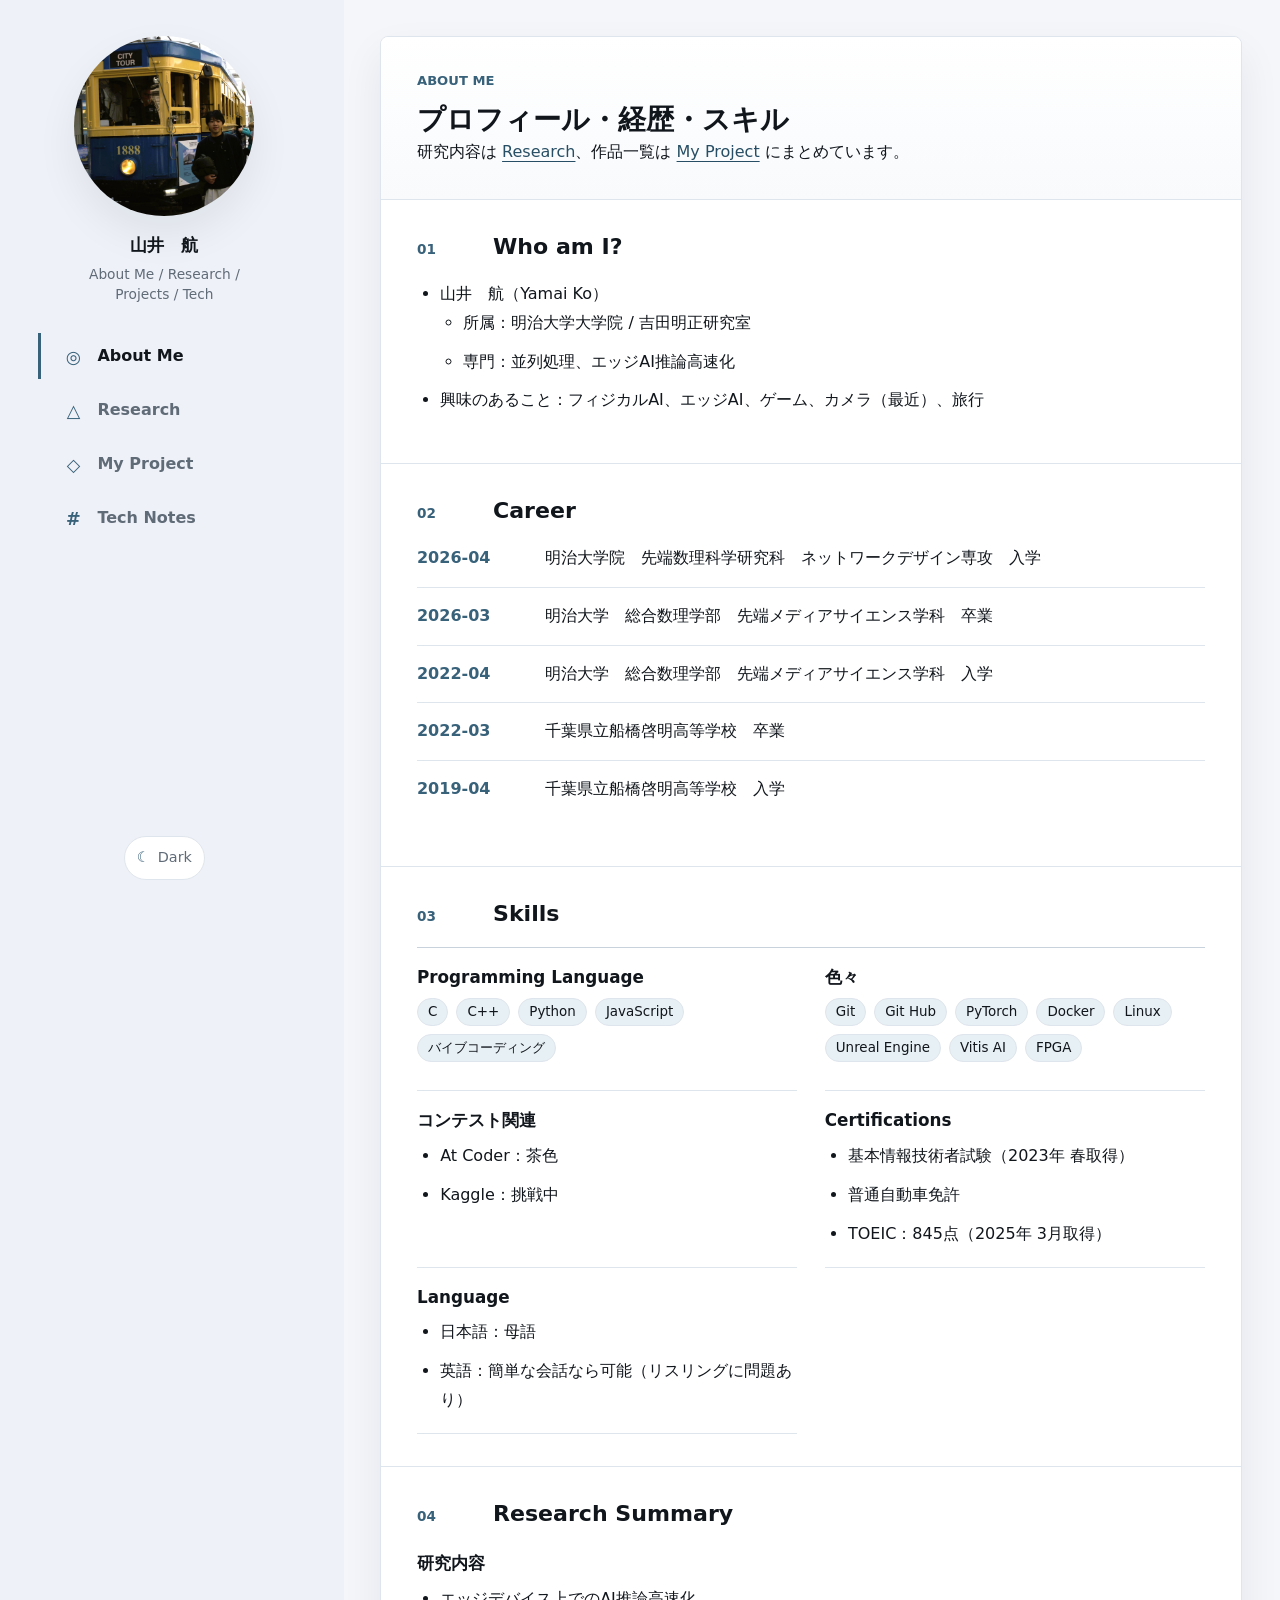
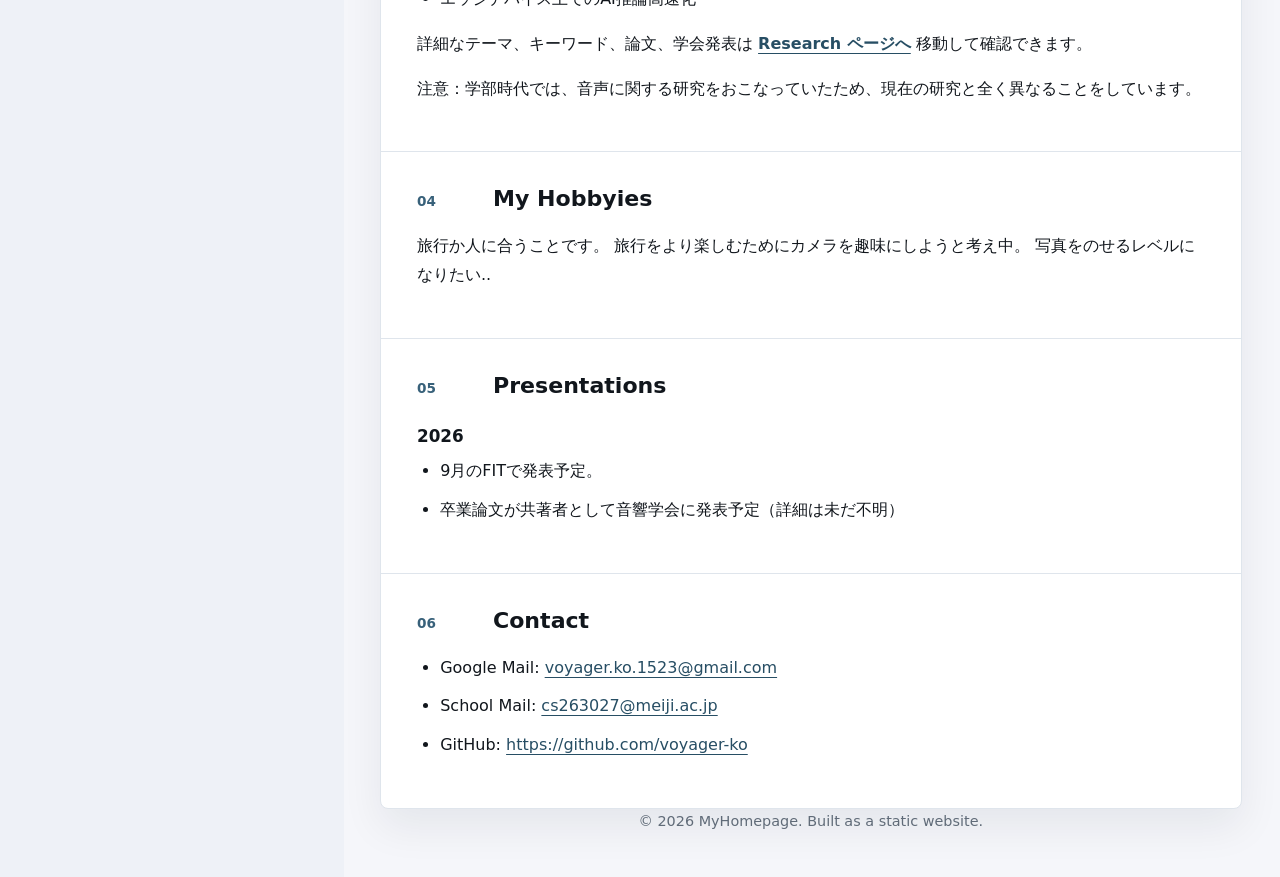
<file: index.html>
<!doctype html>
<html lang="ja">
  <head>
    <meta charset="utf-8" />
    <meta name="viewport" content="width=device-width, initial-scale=1" />
    <title>About Me | MyHomepage</title>
    <meta
      name="description"
      content="プロフィール、経歴、スキル、研究内容をまとめた個人ホームページです。"
    />
    <link rel="stylesheet" href="styles.css" />
  </head>
  <body>
    <div class="site-shell">
      <header class="site-sidebar" id="site-header">
        <a class="brand" href="index.html" aria-label="About Me">
          <img class="avatar" src="assets/myface2.JPG" alt="" />
          <span class="brand__name">山井　航</span>
          <span class="brand__note">About Me / Research / Projects / Tech</span>
        </a>

        <button class="menu-button" type="button" aria-expanded="false" aria-controls="global-nav">
          <span class="menu-icon" aria-hidden="true"></span>
          <span class="visually-hidden">メニューを開閉</span>
        </button>

        <nav class="global-nav" id="global-nav" aria-label="メインメニュー">
          <a class="nav-link is-active" href="index.html" aria-current="page">
            <span class="nav-icon" aria-hidden="true">◎</span>
            <span>About Me</span>
          </a>
          <a class="nav-link" href="research.html">
            <span class="nav-icon" aria-hidden="true">△</span>
            <span>Research</span>
          </a>
          <a class="nav-link" href="projects.html">
            <span class="nav-icon" aria-hidden="true">◇</span>
            <span>My Project</span>
          </a>
          <a class="nav-link" href="tech.html">
            <span class="nav-icon" aria-hidden="true">#</span>
            <span>Tech Notes</span>
          </a>
        </nav>

        <button class="theme-toggle" type="button" aria-pressed="false">
          <span class="theme-toggle__icon" aria-hidden="true">☾</span>
          <span>Dark</span>
        </button>
      </header>

      <main class="main-content" id="top">
        <article class="page-panel">
          <header class="page-title">
            <p class="eyebrow">About Me</p>
            <h1>プロフィール・経歴・スキル</h1>
              研究内容は <a href="research.html">Research</a>、作品一覧は
              <a href="projects.html">My Project</a> にまとめています。
          </header>

          <section id="profile" class="section-block">
            <div class="section-heading">
              <span class="section-number">01</span>
              <h2>Who am I?</h2>
            </div>
            <ul>
              <li>
                山井　航（Yamai Ko）
                <ul>
                  <li>所属：明治大学大学院 / 吉田明正研究室</li>
                  <li>専門：並列処理、エッジAI推論高速化</li>
                </ul>
              </li>
              <li>興味のあること：フィジカルAI、エッジAI、ゲーム、カメラ（最近）、旅行</li>
            </ul>
          </section>

          <section id="career" class="section-block">
            <div class="section-heading">
              <span class="section-number">02</span>
              <h2>Career</h2>
            </div>
            <ol class="timeline">
              <li>
                <time datetime="2026-04">2026-04</time>
                <span>明治大学院　先端数理科学研究科　ネットワークデザイン専攻　入学</span>
              </li>
              <li>
                <time datetime="2026-03">2026-03</time>
                <span>明治大学　総合数理学部　先端メディアサイエンス学科　卒業</span>
              </li>
              <li>
                <time datetime="2022-4">2022-04</time>
                <span>明治大学　総合数理学部　先端メディアサイエンス学科　入学</span>
              </li>
              <li>
                <time datetime="2022-03">2022-03</time>
                <span>千葉県立船橋啓明高等学校　卒業</span>
              </li>
              <li>
                <time datetime="2019-04">2019-04</time>
                <span>千葉県立船橋啓明高等学校　入学</span>
              </li>
            </ol>
          </section>

          <section id="skills" class="section-block">
            <div class="section-heading">
              <span class="section-number">03</span>
              <h2>Skills</h2>
            </div>

            <div class="skill-list">
              <article class="skill-group">
                <h3>Programming Language</h3>
                <p class="tag-list" aria-label="経験したことのあるプログラミング言語">
                  <span>C</span>
                  <span>C++</span>
                  <span>Python</span>
                  <span>JavaScript</span>
                  <span>バイブコーディング</span>
                </p>
              </article>

              <article class="skill-group">
                <h3>色々</h3>
                <p class="tag-list" aria-label="経験したことのあるツールやフレームワーク">
                  <span>Git</span>
                  <span>Git Hub</span>
                  <span>PyTorch</span>
                  <span>Docker</span>
                  <span>Linux</span>
                  <span>Unreal Engine</span>
                  <span>Vitis AI</span>
                  <span>FPGA</span>
                </p>
              </article>

              <article class="skill-group">
                <h3>コンテスト関連</h3>
                <ul class="compact-list">
                  <li>At Coder：茶色</li>
                  <li>Kaggle：挑戦中</li>
                </ul>
              </article>

              <article class="skill-group">
                <h3>Certifications</h3>
                <ul class="compact-list">
                  <li>基本情報技術者試験（2023年 春取得）</li>
                  <li>普通自動車免許</li>
                  <li>TOEIC：845点（2025年 3月取得）</li>
                </ul>
              </article>

              <article class="skill-group">
                <h3>Language</h3>
                <ul class="compact-list">
                  <li>日本語：母語</li>
                  <li>英語：簡単な会話なら可能（リスリングに問題あり）</li>
                </ul>
              </article>
            </div>
          </section>

          <section id="research" class="section-block">
            <div class="section-heading">
              <span class="section-number">04</span>
              <h2>Research Summary</h2>
            </div>

            <h3>研究内容</h3>
            <ul>
              <li>エッジデバイス上でのAI推論高速化</li>
            </ul>
            <p>
              詳細なテーマ、キーワード、論文、学会発表は
              <a class="text-button" href="research.html">Research ページへ</a>
              移動して確認できます。
            </p>
            <p>注意：学部時代では、音声に関する研究をおこなっていたため、現在の研究と全く異なることをしています。</p>
          </section>

          <section id="hobby" class="section-block">
            <div class="section-heading">
              <span class="section-number">04</span>
              <h2>My Hobbyies</h2>
            </div>
            旅行か人に合うことです。
            旅行をより楽しむためにカメラを趣味にしようと考え中。
            写真をのせるレベルになりたい..
            </p>
          </section>

          <section id="presentations" class="section-block">
            <div class="section-heading">
              <span class="section-number">05</span>
              <h2>Presentations</h2>
            </div>

            <h3>2026</h3>
            <ul>
              <li>
              9月のFITで発表予定。
              </li>
              <li>
              卒業論文が共著者として音響学会に発表予定（詳細は未だ不明）
              </li>
            </ul>
          </section>

          <section id="contact" class="section-block">
            <div class="section-heading">
              <span class="section-number">06</span>
              <h2>Contact</h2>
            </div>
            <ul>
              <li>Google Mail: <a href="mailto:your-name@example.com">voyager.ko.1523@gmail.com</a></li>
              <li>School Mail: <a href="mailto:your-name@example.com">cs263027@meiji.ac.jp</a></li>
              <li>GitHub: <a href="#">https://github.com/voyager-ko</a></li>
            </ul>
          </section>
        </article>

        <footer class="site-footer">
          <p>© 2026 MyHomepage. Built as a static website.</p>
        </footer>
      </main>
    </div>

    <script src="script.js?v=2"></script>
  </body>
</html>
</file>
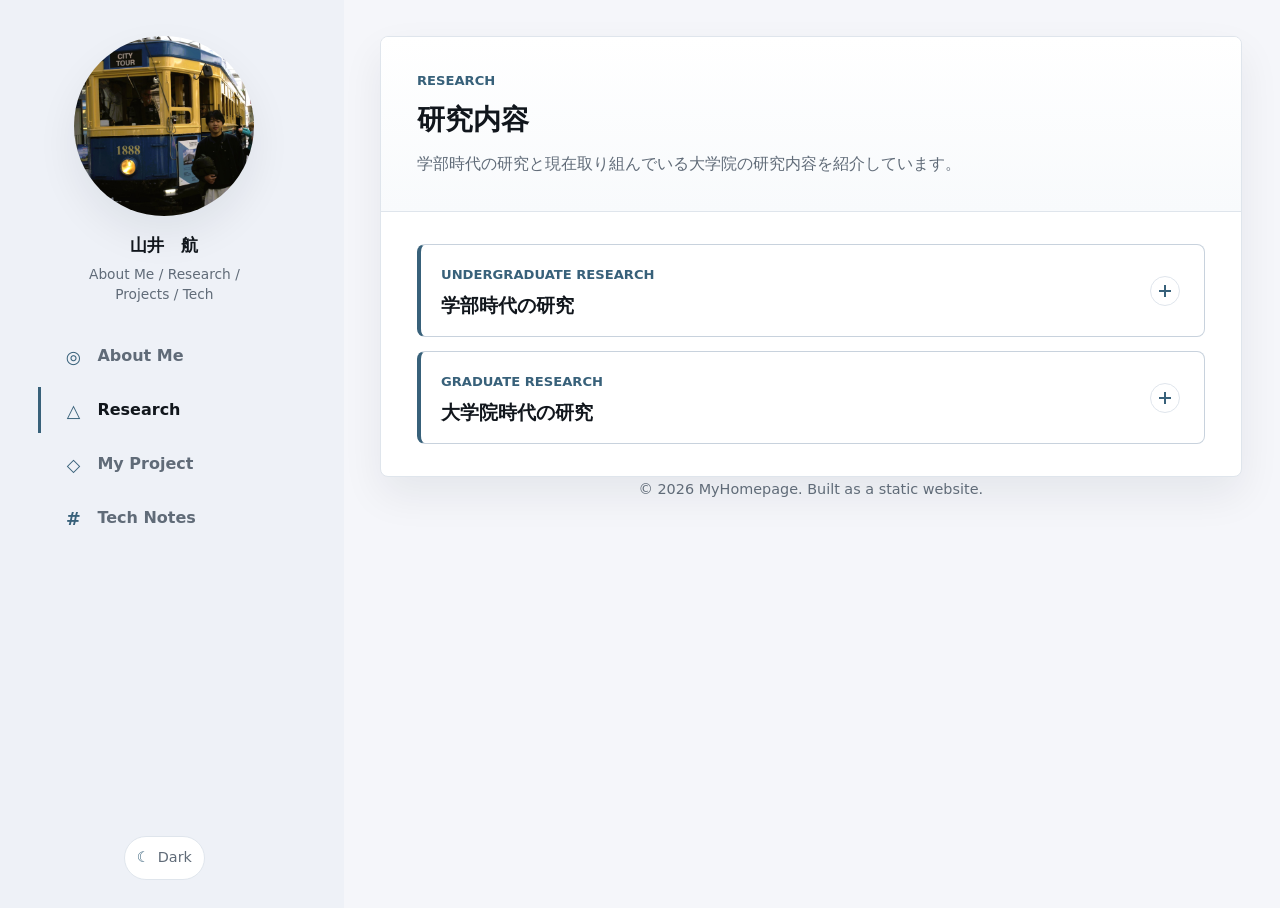
<file: research.html>
<!doctype html>
<html lang="ja">
  <head>
    <meta charset="utf-8" />
    <meta name="viewport" content="width=device-width, initial-scale=1" />
    <title>Research | MyHomepage</title>
    <meta name="description" content="研究テーマ、研究内容、論文、学会発表をまとめたページです。" />
    <link rel="stylesheet" href="styles.css" />
  </head>
  <body>
    <div class="site-shell">
      <header class="site-sidebar" id="site-header">
        <a class="brand" href="index.html" aria-label="About Me">
          <img class="avatar" src="assets/myface2.JPG" alt="" />
          <span class="brand__name">山井　航</span>
          <span class="brand__note">About Me / Research / Projects / Tech</span>
        </a>

        <button class="menu-button" type="button" aria-expanded="false" aria-controls="global-nav">
          <span class="menu-icon" aria-hidden="true"></span>
          <span class="visually-hidden">メニューを開閉</span>
        </button>

        <nav class="global-nav" id="global-nav" aria-label="メインメニュー">
          <a class="nav-link" href="index.html">
            <span class="nav-icon" aria-hidden="true">◎</span>
            <span>About Me</span>
          </a>
          <a class="nav-link is-active" href="research.html" aria-current="page">
            <span class="nav-icon" aria-hidden="true">△</span>
            <span>Research</span>
          </a>
          <a class="nav-link" href="projects.html">
            <span class="nav-icon" aria-hidden="true">◇</span>
            <span>My Project</span>
          </a>
          <a class="nav-link" href="tech.html">
            <span class="nav-icon" aria-hidden="true">#</span>
            <span>Tech Notes</span>
          </a>
        </nav>

        <button class="theme-toggle" type="button" aria-pressed="false">
          <span class="theme-toggle__icon" aria-hidden="true">☾</span>
          <span>Dark</span>
        </button>
      </header>

      <main class="main-content" id="top">
        <article class="page-panel">
          <header class="page-title">
            <p class="eyebrow">Research</p>
            <h1>研究内容</h1>
            <p>
              学部時代の研究と現在取り組んでいる大学院の研究内容を紹介しています。
            </p>
          </header>

          <section class="section-block research-choice-section">
            <div class="research-accordion-list">
              <details class="research-accordion" id="undergraduate-research">
                <summary>
                  <span>
                    <span class="research-accordion__label">Undergraduate Research</span>
                    <span class="research-accordion__title">学部時代の研究</span>
                  </span>
                  <span class="research-accordion__icon" aria-hidden="true"></span>
                </summary>
                <div class="research-accordion__body">
                  <section class="research-detail-section">
                    <h3>Overview</h3>
                    <p>
                     学部時代には、明治大学 総合数理学部 先端メディアサイエンス学科の森勢研究室に所属し、音声処理に関する研究に取り組みました。
                      特に、声質変換技術を用いた音声において、話者の声質を変換した後も感情情報がどの程度保持されるかに着目しました。
                     本研究では、Retrieval-based Voice Conversion（RVC）を用いて音声を変換し、変換後の音声に含まれる恐怖感情を聴取者がどの程度認識できるかを主観評価実験により検証しました。
                    </p>
                  </section>

                  <section class="research-detail-section">
                    <h3>Research Topic</h3>
                    <dl class="research-meta">
                      <div>
                        <dt>テーマ</dt>
                        <dd>恐怖感情の保持に着目した声質変換の評価</dd>
                      </div>
                      <div>
                        <dt>手法</dt>
                        <dd>RVCを用いて音声の声質変換モデルを作成し、変換前後の音声を用いた主観評価実験を実施しました。
                          実験では、聴取者に対して音声に含まれる恐怖感情の強度を0〜6の7段階で評価してもらい、変換後も恐怖感情が保持されているかを分析しました。
                          また、基本周波数（F0）の平均値を算出し、音響的特徴との関係についても考察しました。</dd>
                      </div>
                      <div>
                        <dt>成果</dt>
                        <dd>実験の結果、RVCによる声質変換後も恐怖感情は一定程度認識可能である一方、変換前と比較して恐怖感情強度が低下する傾向が確認されました。
                          また、変換先モデルによって感情保持の程度に差があることも分かりました。これにより、声質変換技術を実用的に利用する際には、音声の自然性や明瞭度だけでなく、
                          感情情報の保持も重要であることを示しました。</dd>
                      </div>
                    </dl>
                    <div class="research-cta">
                      <a class="detail-button" href="assets/2025年度卒論-森勢研究室-山井航.pdf" target="_blank" rel="noopener noreferrer">
                        論文PDFを開く
                      </a>
                    </div>
                  </section>

                  <section class="research-detail-section">
                    <h3>Keywords</h3>
                    <p class="tag-list" aria-label="学部時代の研究キーワード">
                      <span>Speech Processing</span>
                      <span>Voice Conversion</span>
                      <span>RVC</span>
                      <span>Speech Emotion</span>
                      <span>Signal Processing</span>
                      <span>Data Analysis</span>
                    </p>
                  </section>

                  <section class="research-detail-section">
                    <h3>Presentations</h3>
                    <ul>
                      <li>
                        卒業論文が共著者として音響学会に発表予定（詳細は未だ不明） 
                      </li>
                    </ul>
                  </section>
                </div>
              </details>

              <details class="research-accordion" id="graduate-research">
                <summary>
                  <span>
                    <span class="research-accordion__label">Graduate Research</span>
                    <span class="research-accordion__title">大学院時代の研究</span>
                  </span>
                  <span class="research-accordion__icon" aria-hidden="true"></span>
                </summary>
                <div class="research-accordion__body">
                  <section class="research-detail-section">
                    <h3>Overview</h3>
                    <p>
                      私は、エッジデバイス上で AI を高速に動作させるための
                      「エッジ AI の推論高速化」に関する研究に取り組んでいます。
                      特に、画像分類や物体検出などの画像・映像処理を対象として、
                      限られた計算資源の中で AI モデルを効率良く実行することを目指しています。
                    </p>
                    <p>
                      本研究では、FPGA を搭載したエッジデバイスを用いて、
                      AI 推論処理の高速化に取り組んでいます。FPGA は、処理内容に応じて
                      回路構成を変更できる特徴を持つため、特定の処理に合わせた高効率な計算が可能です。
                    </p>
                    <p>
                      AI 推論処理を FPGA 上の専用演算器で実行し、前処理・推論処理・後処理からなる
                      処理全体の流れを分析しながら、ソフトウェアとハードウェアの両面から
                      性能向上を検討しています。
                    </p>
                  </section>

                  <section class="research-detail-section">
                    <h3>Research Topic</h3>
                    <h4>研究背景</h4>
                    <p>
                      近年、AI 技術は自動車、ロボット、監視カメラ、スマートファクトリー、
                      IoT 機器など、さまざまな分野で活用が進んでいます。従来はクラウド上の
                      高性能なサーバで AI 処理を行うことが一般的でしたが、今後は端末側で
                      AI 処理を行うエッジ AI の重要性が高まると考えられます。
                    </p>
                    <p>
                      エッジ AI では、データをクラウドに送信せずに端末側で処理できるため、
                      低遅延化、通信量の削減、プライバシー保護、リアルタイム性の向上といった
                      利点があります。一方で、エッジデバイスはクラウドサーバと比べて、
                      計算能力、メモリ容量、消費電力に制約があります。
                    </p>

                    <h4>研究課題</h4>
                    <p>
                      エッジ AI の実装における課題は、限られた計算資源の中で、
                      AI 推論を高速かつ安定して実行することです。特に画像・映像処理では、
                      推論処理だけでなく、入力画像のリサイズ、正規化、データ形式変換などの前処理や、
                      推論結果の整理・判定を行う後処理も必要になります。
                    </p>
                    <p>
                      そのため、モデルの推論時間だけでなく、前処理、推論処理、後処理を含めた
                      システム全体の実行時間を考慮する必要があります。FPGA 上の専用演算器で
                      推論処理を高速化できたとしても、CPU 側で行う前処理が遅い場合、
                      システム全体の高速化にはつながりません。
                    </p>

                    <h4>研究目的</h4>
                    <p>
                      本研究の目的は、FPGA 搭載エッジデバイス上で画像・映像向け AI モデルを
                      効率良く動作させ、エッジ AI 推論の高速化を実現することです。
                      AI 推論処理を専用ハードウェアである DPU により高速化するとともに、
                      CPU 側で行われる前処理や後処理についても、並列処理やパイプライン処理を用いて
                      効率化することを目指しています。
                    </p>
                    <p>
                      各処理段階の実行時間を測定し、システム全体の中でどの部分が処理時間に
                      大きく影響しているのかを分析します。最終的には、限られた計算資源しか持たない
                      エッジデバイス上でも、AI をリアルタイムに近い形で実行できるようにすることを
                      目標としています。
                    </p>

                    <h4>使用した実験環境・技術</h4>
                    <p>
                      本研究では、FPGA 搭載エッジデバイスとして AMD/Xilinx Kria KV260
                      Vision AI Starter Kit を使用しています。KV260 には ARM Cortex-A53 CPU と
                      FPGA 領域が搭載されており、ソフトウェア処理とハードウェア処理を組み合わせた
                      AI 推論環境を構築できます。
                    </p>
                    <p>
                      AI 推論の実行には AMD/Xilinx が提供する Vitis AI を利用しています。
                      Vitis AI は、学習済み AI モデルの量子化、コンパイル、DPU 上での推論実行を
                      支援する開発環境です。DPU は Deep-learning Processing Unit の略で、
                      FPGA 上に構成される AI 推論向けの専用演算器です。
                    </p>
                    <p>
                      ResNet-50 などの画像分類モデルを対象に、Vitis AI を用いて DPU 上で推論を実行し、
                      CPU 側で行う前処理・後処理と組み合わせた推論パイプラインを構築しています。
                      また、VART（Vitis AI Runtime）を用いて C++ プログラムから DPU を制御し、
                      推論処理の実行時間やシステム全体の処理性能を評価しています。
                    </p>
                    <dl class="research-meta">
                      <div>
                        <dt>テーマ</dt>
                        <dd>FPGA 搭載エッジデバイスにおけるエッジ AI 推論の高速化</dd>
                      </div>
                      <div>
                        <dt>対象</dt>
                        <dd>画像分類、物体検出などの画像・映像処理向け AI モデル</dd>
                      </div>
                      <div>
                        <dt>評価</dt>
                        <dd>前処理、推論処理、後処理を含めた実行時間とスループット</dd>
                      </div>
                    </dl>
                  </section>

                  <section class="research-detail-section">
                    <h3>Keywords</h3>
                    <p class="tag-list" aria-label="大学院時代の研究キーワード">
                      <span>Edge AI</span>
                      <span>FPGA</span>
                      <span>Kria KV260</span>
                      <span>Vitis AI</span>
                      <span>DPU</span>
                      <span>VART</span>
                      <span>C / C++</span>
                      <span>OpenCV</span>
                      <span>ResNet-50</span>
                      <span>ImageNet</span>
                      <span>Pipeline Processing</span>
                      <span>Parallel Processing</span>
                      <span>Throughput Evaluation</span>
                    </p>
                  </section>

                  <section class="research-detail-section">
                    <h3>Publications</h3>
                    <ul>
                      <li>現在準備中です。</li>
                    </ul>
                  </section>

                  <section class="research-detail-section">
                    <h3>Presentations</h3>
                    <ul>
                      <li>現在準備中です。</li>
                    </ul>
                  </section>
                </div>
              </details>
            </div>
          </section>
        </article>

        <footer class="site-footer">
          <p>© 2026 MyHomepage. Built as a static website.</p>
        </footer>
      </main>
    </div>

    <script src="script.js?v=2"></script>
  </body>
</html>
</file>
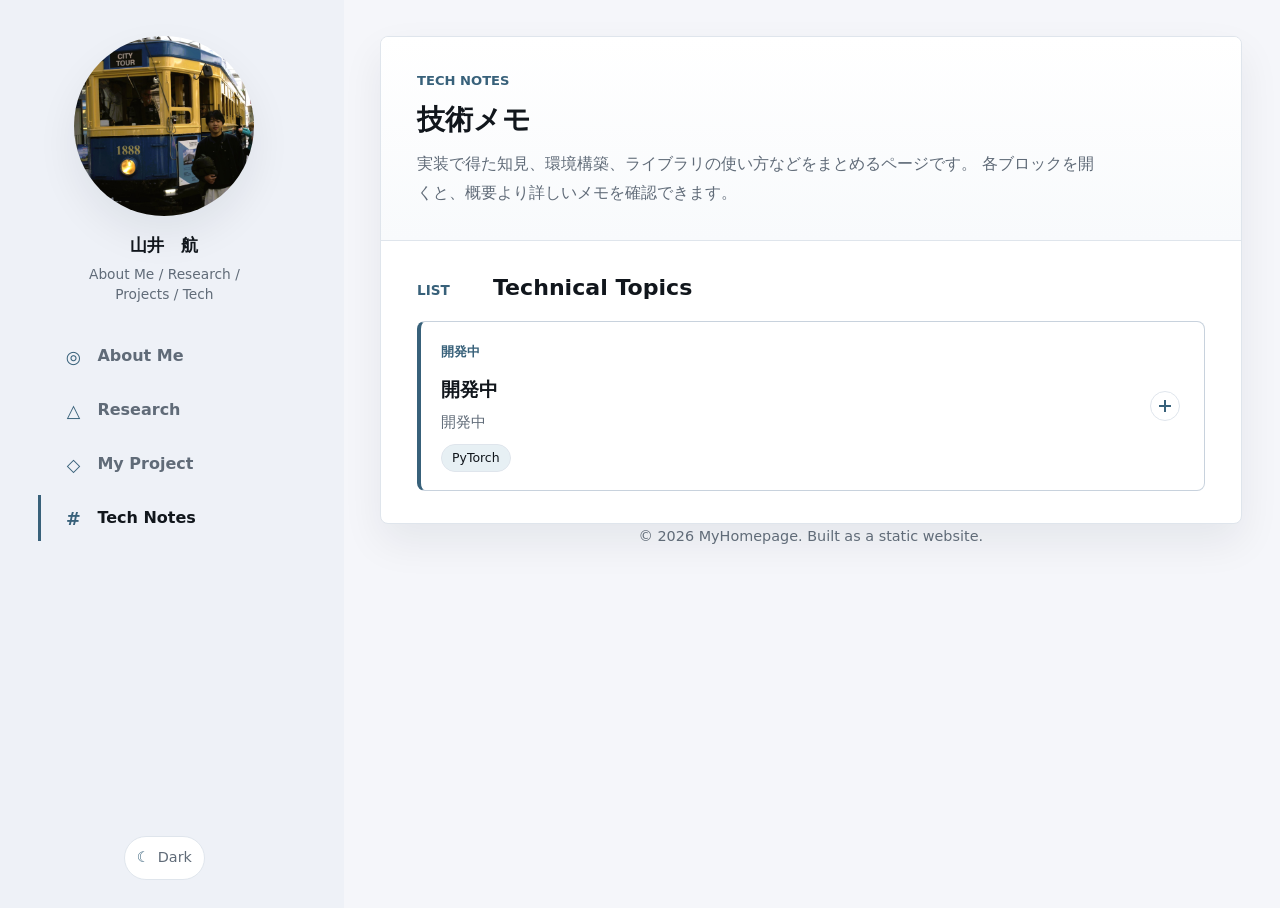
<file: tech.html>
<!doctype html>
<html lang="ja">
  <head>
    <meta charset="utf-8" />
    <meta name="viewport" content="width=device-width, initial-scale=1" />
    <title>Tech Notes | MyHomepage</title>
    <meta name="description" content="経験してきた技術や実装メモをまとめるページです。" />
    <link rel="stylesheet" href="styles.css" />
  </head>
  <body>
    <div class="site-shell">
      <header class="site-sidebar" id="site-header">
        <a class="brand" href="index.html" aria-label="About Me">
          <img class="avatar" src="assets/myface2.JPG" alt="" />
          <span class="brand__name">山井　航</span>
          <span class="brand__note">About Me / Research / Projects / Tech</span>
        </a>

        <button class="menu-button" type="button" aria-expanded="false" aria-controls="global-nav">
          <span class="menu-icon" aria-hidden="true"></span>
          <span class="visually-hidden">メニューを開閉</span>
        </button>

        <nav class="global-nav" id="global-nav" aria-label="メインメニュー">
          <a class="nav-link" href="index.html">
            <span class="nav-icon" aria-hidden="true">◎</span>
            <span>About Me</span>
          </a>
          <a class="nav-link" href="research.html">
            <span class="nav-icon" aria-hidden="true">△</span>
            <span>Research</span>
          </a>
          <a class="nav-link" href="projects.html">
            <span class="nav-icon" aria-hidden="true">◇</span>
            <span>My Project</span>
          </a>
          <a class="nav-link is-active" href="tech.html" aria-current="page">
            <span class="nav-icon" aria-hidden="true">#</span>
            <span>Tech Notes</span>
          </a>
        </nav>

        <button class="theme-toggle" type="button" aria-pressed="false">
          <span class="theme-toggle__icon" aria-hidden="true">☾</span>
          <span>Dark</span>
        </button>
      </header>

      <main class="main-content" id="top">
        <article class="page-panel">
          <header class="page-title">
            <p class="eyebrow">Tech Notes</p>
            <h1>技術メモ</h1>
            <p>
              実装で得た知見、環境構築、ライブラリの使い方などをまとめるページです。
              各ブロックを開くと、概要より詳しいメモを確認できます。
            </p>
          </header>

          <section class="section-block">
            <div class="section-heading">
              <span class="section-number">List</span>
              <h2>Technical Topics</h2>
            </div>

            <div class="research-accordion-list tech-note-list">
              <details class="research-accordion tech-note" id="pytorch-implementation">
                <summary>
                  <span class="tech-note__summary">
                    <span class="research-accordion__label">開発中</span>
                    <span class="research-accordion__title">開発中</span>
                    <span class="tech-note__description">
                      開発中
                    </span>
                    <span class="tag-list tech-note__tags" aria-label="PyTorch implementation keywords">
                      <span>PyTorch</span>
                    </span>
                  </span>
                  <span class="research-accordion__icon" aria-hidden="true"></span>
                </summary>
                <div class="research-accordion__body">
                  <section class="research-detail-section">
                    <h3>Overview</h3>
                    <p>
                      Kaihatucyuu
                    </p>
                  </section>
                  <section class="research-detail-section">
                    <h3>Implementation Notes</h3>
                    <ul class="compact-list">
                      <li></li>
                    </ul>
                  </section>
                </div>
              </details>

              
            </div>
          </section>
        </article>

        <footer class="site-footer">
          <p>© 2026 MyHomepage. Built as a static website.</p>
        </footer>
      </main>
    </div>

    <script src="script.js?v=2"></script>
  </body>
</html>
</file>
<file: styles.css>
:root {
  color-scheme: light;
  --bg: #f5f6fa;
  --sidebar: #eef1f7;
  --surface: #ffffff;
  --surface-soft: #f8fafc;
  --text: #11161c;
  --muted: #606b78;
  --border: #dfe5ec;
  --border-strong: #c8d2dd;
  --accent: #38617a;
  --accent-soft: #e7f0f4;
  --link: #274e64;
  --shadow: 0 18px 42px rgba(20, 32, 46, 0.07);
}

:root[data-theme="dark"] {
  color-scheme: dark;
  --bg: #171b20;
  --sidebar: #20252c;
  --surface: #252b33;
  --surface-soft: #20262d;
  --text: #f2f5f7;
  --muted: #d5dde6;
  --border: #3a444f;
  --border-strong: #526170;
  --accent: #8dbbd5;
  --accent-soft: #263947;
  --link: #bfdfef;
  --shadow: 0 18px 42px rgba(0, 0, 0, 0.25);
}

* {
  box-sizing: border-box;
}

html {
  scroll-behavior: smooth;
}

body {
  margin: 0;
  min-height: 100vh;
  background:
    linear-gradient(90deg, var(--sidebar) 0 clamp(248px, 28vw, 344px), transparent clamp(248px, 28vw, 344px)),
    var(--bg);
  color: var(--text);
  font-family:
    system-ui,
    -apple-system,
    BlinkMacSystemFont,
    "Segoe UI",
    "Yu Gothic",
    "Hiragino Kaku Gothic ProN",
    sans-serif;
  font-size: 16px;
  line-height: 1.8;
}

a {
  color: var(--link);
  text-decoration: underline;
  text-decoration-thickness: 0.08em;
  text-underline-offset: 0.22em;
}

a:hover {
  color: var(--accent);
}

img {
  display: block;
  max-width: 100%;
}

.site-shell {
  display: grid;
  grid-template-columns: clamp(200px, 22vw, 252px) minmax(0, 1fr);
  gap: clamp(72px, 7vw, 140px);
  width: min(1240px, calc(100% - clamp(32px, 6vw, 96px)));
  margin: 0 auto 0 clamp(16px, 3vw, 48px);
  padding: 36px 0 28px;
}

.site-sidebar {
  position: sticky;
  top: 28px;
  align-self: start;
  min-width: 0;
  min-height: calc(100vh - 56px);
  display: flex;
  flex-direction: column;
  gap: 28px;
}

.brand {
  display: grid;
  justify-items: center;
  gap: 8px;
  min-width: 0;
  color: var(--text);
  text-align: center;
  text-decoration: none;
}

.avatar {
  width: 180px;
  height: 180px;
  border-radius: 50%;
  object-fit: cover;
  background: var(--surface);
  box-shadow: var(--shadow);
}

.brand__name {
  margin-top: 10px;
  font-size: 1.08rem;
  font-weight: 800;
  line-height: 1.35;
}

.brand__note {
  max-width: min(100%, 190px);
  color: var(--muted);
  font-size: 0.86rem;
  line-height: 1.45;
  overflow-wrap: anywhere;
}

.global-nav {
  display: grid;
  gap: 8px;
}

.nav-link {
  display: grid;
  grid-template-columns: 28px minmax(0, 1fr);
  align-items: center;
  gap: 10px;
  min-height: 46px;
  padding: 4px clamp(10px, 1.5vw, 18px);
  border-left: 3px solid transparent;
  color: var(--muted);
  font-weight: 650;
  text-decoration: none;
  overflow-wrap: anywhere;
}

.nav-link:hover,
.nav-link:focus-visible {
  color: var(--text);
}

.nav-link.is-active {
  border-left-color: var(--accent);
  color: var(--text);
}

.nav-icon {
  display: grid;
  place-items: center;
  width: 28px;
  height: 28px;
  color: var(--accent);
  font-size: 1.1rem;
}

.theme-toggle,
.menu-button {
  border: 1px solid var(--border);
  background: var(--surface);
  color: var(--text);
  cursor: pointer;
  font: inherit;
}

.theme-toggle {
  display: inline-flex;
  align-items: center;
  justify-content: center;
  gap: 8px;
  width: fit-content;
  margin: auto auto 0;
  padding: 8px 12px;
  border-radius: 999px;
  color: var(--muted);
  font-size: 0.9rem;
}

.theme-toggle__icon {
  color: var(--accent);
}

.menu-button {
  display: none;
  place-items: center;
  width: 44px;
  height: 44px;
  border-radius: 8px;
}

.menu-icon,
.menu-icon::before,
.menu-icon::after {
  display: block;
  width: 22px;
  height: 2px;
  background: currentColor;
  content: "";
}

.menu-icon {
  position: relative;
}

.menu-icon::before,
.menu-icon::after {
  position: absolute;
  left: 0;
}

.menu-icon::before {
  top: -7px;
}

.menu-icon::after {
  top: 7px;
}

.main-content {
  min-width: 0;
  max-width: 100%;
}

.page-panel {
  width: 100%;
  max-width: 880px;
  background: var(--surface);
  border: 1px solid var(--border);
  border-radius: 8px;
  box-shadow: var(--shadow);
  overflow: hidden;
}

.page-title {
  padding: 32px 36px;
  border-bottom: 1px solid var(--border);
  background:
    linear-gradient(180deg, var(--surface) 0%, var(--surface-soft) 100%);
}

.eyebrow {
  margin: 0 0 8px;
  color: var(--accent);
  font-size: 0.82rem;
  font-weight: 800;
  letter-spacing: 0;
  text-transform: uppercase;
}

.page-title h1 {
  margin: 0;
  font-size: 1.75rem;
  line-height: 1.35;
}

.page-title p:last-child {
  max-width: 680px;
  margin: 12px 0 0;
  color: var(--muted);
}

.section-block {
  padding: 32px 36px;
  scroll-margin-top: 24px;
}

.section-block + .section-block {
  border-top: 1px solid var(--border);
}

.section-heading {
  display: grid;
  grid-template-columns: 58px minmax(0, 1fr);
  align-items: baseline;
  gap: 18px;
  margin-bottom: 18px;
}

.section-number {
  color: var(--accent);
  font-size: 0.85rem;
  font-weight: 850;
  text-transform: uppercase;
}

h1,
h2,
h3 {
  color: var(--text);
  line-height: 1.35;
}

h2 {
  margin: 0;
  font-size: 1.38rem;
}

h3 {
  margin: 24px 0 10px;
  font-size: 1.05rem;
}

p,
ul,
ol {
  margin-top: 0;
}

ul,
ol {
  padding-left: 1.45rem;
}

li + li {
  margin-top: 10px;
}

.timeline {
  display: grid;
  gap: 0;
  padding-left: 0;
  list-style: none;
}

.timeline li {
  display: grid;
  grid-template-columns: 112px minmax(0, 1fr);
  gap: 16px;
  margin: 0;
  padding: 14px 0;
  border-top: 1px solid var(--border);
}

.timeline li:first-child {
  border-top: 0;
  padding-top: 0;
}

.timeline time {
  color: var(--accent);
  font-weight: 800;
}

.tag-list {
  display: flex;
  flex-wrap: wrap;
  gap: 8px;
  padding: 0;
}

.tag-list span {
  display: inline-flex;
  align-items: center;
  min-height: 28px;
  padding: 2px 10px;
  border: 1px solid var(--border);
  border-radius: 999px;
  background: var(--accent-soft);
  color: var(--text);
  font-size: 0.84rem;
  line-height: 1.35;
}

.skill-list {
  display: grid;
  grid-template-columns: repeat(2, minmax(0, 1fr));
  gap: 0 28px;
  border-top: 1px solid var(--border-strong);
}

.skill-group {
  padding: 18px 0;
  border-bottom: 1px solid var(--border);
}

.skill-group h3 {
  margin-top: 0;
}

.skill-group p {
  margin-bottom: 0;
  color: var(--muted);
}

.skill-group .tag-list {
  margin-bottom: 10px;
}

.compact-list {
  margin-bottom: 0;
}

.text-button {
  font-weight: 800;
}

.research-grid {
  display: grid;
  grid-template-columns: repeat(3, minmax(0, 1fr));
  gap: 14px;
  margin-top: 20px;
}

.research-card {
  padding: 16px 0 0;
  border-top: 1px solid var(--border-strong);
}

.research-card h3 {
  margin-top: 0;
}

.research-card p {
  margin-bottom: 0;
  color: var(--muted);
}

.research-list {
  display: grid;
  gap: 0;
  padding-left: 0;
  list-style: none;
  border-top: 1px solid var(--border-strong);
}

.research-list li {
  display: grid;
  grid-template-columns: 180px minmax(0, 1fr);
  gap: 18px;
  margin: 0;
  padding: 16px 0;
  border-bottom: 1px solid var(--border);
}

.research-list strong {
  color: var(--text);
}

.research-list span {
  color: var(--muted);
}

.research-accordion-list {
  display: grid;
  gap: 14px;
}

.research-accordion {
  border: 1px solid var(--border-strong);
  border-left: 4px solid var(--accent);
  border-radius: 8px;
  background: var(--surface);
  overflow: hidden;
}

.research-accordion summary {
  display: grid;
  grid-template-columns: minmax(0, 1fr) 34px;
  align-items: center;
  gap: 16px;
  min-height: 88px;
  padding: 18px 20px;
  cursor: pointer;
  list-style: none;
}

.research-accordion summary::-webkit-details-marker {
  display: none;
}

.research-accordion[open] summary {
  border-bottom: 1px solid var(--border);
  background: var(--surface-soft);
}

.research-accordion__label {
  display: block;
  margin-bottom: 6px;
  color: var(--accent);
  font-size: 0.82rem;
  font-weight: 850;
  text-transform: uppercase;
}

.research-accordion__title {
  display: block;
  color: var(--text);
  font-size: 1.18rem;
  font-weight: 850;
  line-height: 1.35;
}

.research-accordion__icon {
  position: relative;
  width: 30px;
  height: 30px;
  border: 1px solid var(--border);
  border-radius: 50%;
  background: var(--surface);
}

.research-accordion__icon::before,
.research-accordion__icon::after {
  position: absolute;
  top: 50%;
  left: 50%;
  width: 12px;
  height: 2px;
  background: var(--accent);
  content: "";
  transform: translate(-50%, -50%);
}

.research-accordion__icon::after {
  transform: translate(-50%, -50%) rotate(90deg);
}

.research-accordion[open] .research-accordion__icon::after {
  opacity: 0;
}

.research-accordion__body {
  padding: 20px;
}

.research-accordion__body > p {
  color: var(--muted);
}

.tech-note__summary {
  display: grid;
  gap: 8px;
  min-width: 0;
}

.tech-note__description {
  color: var(--muted);
  font-size: 0.94rem;
  line-height: 1.55;
}

.tech-note__tags {
  margin: 2px 0 0;
}

.tech-note__tags span {
  font-size: 0.78rem;
}

.research-detail-section {
  padding: 18px 0;
}

.research-detail-section:first-child {
  padding-top: 0;
}

.research-detail-section + .research-detail-section {
  border-top: 1px solid var(--border);
}

.research-detail-section h3 {
  margin-top: 0;
  color: var(--accent);
  font-size: 1rem;
}

.research-detail-section h4 {
  margin: 18px 0 8px;
  color: var(--text);
  font-size: 0.96rem;
  line-height: 1.45;
}

.research-detail-section h3 + h4 {
  margin-top: 4px;
}

.research-detail-section p,
.research-detail-section li {
  color: var(--muted);
}

.research-detail-section p + p {
  margin-top: 10px;
}

.research-detail-section .tag-list {
  margin-bottom: 0;
}

.research-meta {
  display: grid;
  gap: 0;
  margin: 18px 0 0;
}

.research-meta div {
  display: grid;
  grid-template-columns: 96px minmax(0, 1fr);
  gap: 16px;
  padding: 12px 0;
  border-top: 1px solid var(--border);
}

.research-meta dt {
  color: var(--text);
  font-weight: 800;
}

.research-meta dd {
  margin: 0;
  color: var(--muted);
}

.project-index {
  border-top: 1px solid var(--border-strong);
}

.project-row {
  display: grid;
  grid-template-columns: minmax(0, 1fr) auto;
  align-items: center;
  gap: 24px;
  padding: 20px 0;
  border-bottom: 1px solid var(--border);
}

.project-row h3,
.project-detail h3 {
  margin-top: 0;
}

.project-row p,
.project-detail p {
  margin-bottom: 0;
  color: var(--muted);
}

.detail-button {
  display: inline-flex;
  align-items: center;
  justify-content: center;
  min-height: 38px;
  padding: 6px 14px;
  border: 1px solid var(--accent);
  border-radius: 999px;
  color: var(--accent);
  font-size: 0.9rem;
  font-weight: 750;
  text-decoration: none;
  white-space: nowrap;
}

.detail-button:hover {
  background: var(--accent);
  color: var(--surface);
}

.project-detail {
  padding: 24px 0;
  border-top: 1px solid var(--border);
  scroll-margin-top: 24px;
}

.project-detail:first-of-type {
  border-top-color: var(--border-strong);
}

.project-kicker {
  margin-bottom: 8px;
  color: var(--accent) !important;
  font-size: 0.82rem;
  font-weight: 800;
}

.project-detail .tag-list {
  margin: 16px 0 0;
}

.project-media {
  margin: 18px 0 0;
  overflow: hidden;
  border: 1px solid var(--border);
  border-radius: 8px;
  background: var(--surface-soft);
}

.project-media video {
  display: block;
  width: 100%;
  aspect-ratio: 16 / 9;
  object-fit: contain;
  background: #000;
}

.maze-comparison {
  display: grid;
  grid-template-columns: minmax(0, 1fr) auto minmax(0, 1fr);
  align-items: center;
  gap: 18px;
  margin: 18px 0 0;
  padding: 16px;
  border: 1px solid var(--border);
  border-radius: 8px;
  background: var(--surface-soft);
}

.maze-comparison figure {
  display: grid;
  gap: 10px;
  margin: 0;
  min-width: 0;
}

.maze-comparison img {
  width: 100%;
  aspect-ratio: 16 / 10;
  object-fit: contain;
  border: 1px solid var(--border);
  border-radius: 8px;
  background: var(--surface);
  cursor: zoom-in;
}

.maze-comparison figcaption {
  color: var(--muted);
  font-size: 0.88rem;
  font-weight: 750;
  text-align: center;
}

.maze-comparison__arrow {
  color: var(--accent);
  font-size: 1.8rem;
  font-weight: 850;
  line-height: 1;
}

.image-lightbox {
  position: fixed;
  inset: 0;
  z-index: 50;
  display: none;
  place-items: center;
  padding: 28px;
  background: rgba(8, 12, 17, 0.78);
}

.image-lightbox.is-open {
  display: grid;
}

.image-lightbox__content {
  display: grid;
  gap: 12px;
  width: min(1120px, 100%);
  max-height: calc(100vh - 56px);
}

.image-lightbox__image {
  display: block;
  width: 100%;
  max-height: calc(100vh - 120px);
  object-fit: contain;
  border-radius: 8px;
  background: var(--surface);
  box-shadow: 0 24px 70px rgba(0, 0, 0, 0.45);
}

.image-lightbox__caption {
  margin: 0;
  color: #f2f5f7;
  font-weight: 750;
  text-align: center;
}

.image-lightbox__close {
  position: fixed;
  top: 18px;
  right: 18px;
  display: grid;
  place-items: center;
  width: 42px;
  height: 42px;
  border: 1px solid rgba(255, 255, 255, 0.28);
  border-radius: 8px;
  background: rgba(20, 26, 33, 0.82);
  color: #f2f5f7;
  cursor: pointer;
  font: inherit;
  font-size: 1.5rem;
  line-height: 1;
}

.project-audio {
  display: grid;
  gap: 10px;
  margin: 18px 0 0;
  padding: 14px;
  border: 1px solid var(--border);
  border-radius: 8px;
  background: var(--surface-soft);
}

.project-audio span {
  color: var(--accent);
  font-size: 0.86rem;
  font-weight: 800;
}

.project-audio audio {
  display: block;
  width: 100%;
}

.project-actions {
  display: flex;
  flex-wrap: wrap;
  gap: 16px;
  margin-top: 14px;
}

.site-footer {
  max-width: 880px;
  color: var(--muted);
  font-size: 0.9rem;
  text-align: center;
}

.visually-hidden {
  position: absolute;
  width: 1px;
  height: 1px;
  padding: 0;
  overflow: hidden;
  clip: rect(0, 0, 0, 0);
  white-space: nowrap;
  border: 0;
}

@media (max-width: 980px) {
  body {
    background: var(--bg);
  }

  .site-shell {
    display: block;
    width: min(760px, calc(100% - 28px));
    margin: 0 auto;
    padding-top: 24px;
  }

  .site-sidebar {
    position: relative;
    top: auto;
    min-height: auto;
    display: grid;
    grid-template-columns: minmax(0, 1fr) 44px;
    gap: 16px;
    margin-bottom: 20px;
  }

  .brand {
    grid-template-columns: 86px minmax(0, 1fr);
    justify-items: start;
    align-items: center;
    text-align: left;
  }

  .avatar {
    grid-row: span 2;
    width: 86px;
    height: 86px;
  }

  .brand__name {
    margin-top: 0;
  }

  .brand__note {
    max-width: none;
  }

  .menu-button {
    display: grid;
    justify-self: end;
    margin-top: 8px;
  }

  .global-nav,
  .theme-toggle {
    grid-column: 1 / -1;
  }

  .global-nav {
    display: none;
    padding-top: 12px;
    border-top: 1px solid var(--border);
  }

  .site-sidebar.is-open .global-nav {
    display: grid;
  }

  .theme-toggle {
    margin: 0;
  }
}

@media (max-width: 560px) {
  body {
    font-size: 15px;
  }

  .site-shell {
    width: min(100% - 20px, 520px);
    padding-top: 16px;
  }

  .page-title,
  .section-block {
    padding: 24px 18px;
  }

  .page-title h1 {
    font-size: 1.42rem;
  }

  .section-heading {
    grid-template-columns: 1fr;
    gap: 2px;
  }

  .timeline li,
  .project-row,
  .research-list li,
  .research-meta div {
    grid-template-columns: 1fr;
    gap: 10px;
  }

  .research-grid {
    grid-template-columns: 1fr;
  }

  .skill-list {
    grid-template-columns: 1fr;
  }

  .detail-button {
    justify-self: start;
  }

  .maze-comparison {
    grid-template-columns: 1fr;
  }

  .maze-comparison__arrow {
    justify-self: center;
    transform: rotate(90deg);
  }
}
</file>
